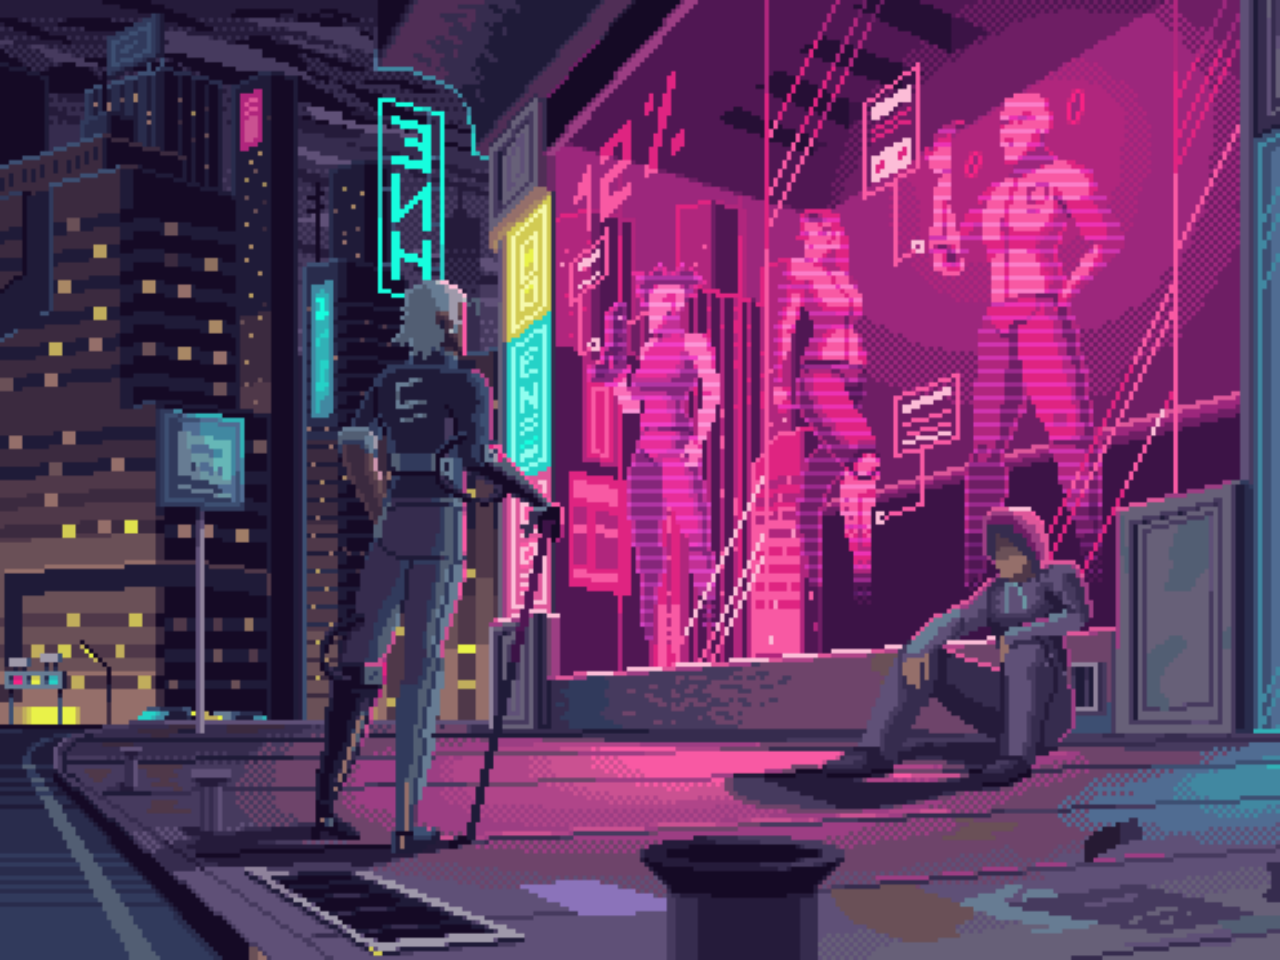
<file: index.html>
<!DOCTYPE html>
<html lang="en">

<head>
  <link rel="stylesheet" href="https://fonts.googleapis.com/css?family=Press Start 2P">
  <link rel="stylesheet" href="https://fonts.googleapis.com/css?family=Orbitron">
  <script src="https://ajax.googleapis.com/ajax/libs/jquery/3.3.1/jquery.min.js"></script>
  <meta charset="UTF-8">
  <meta name="viewport" content="width=device-width, initial-scale=1.0">
  <title>Welcome</title>
  <link rel="icon" type="image/x-icon" href="/img/Z.png">

  <!-- Custom CSS -->
  <link rel="stylesheet" href="styles1.css">
</head> 

<body>
  <div class="anim-container">
    <h1 class="swift-up-text">W E L C O M E</h1>
  </div>

  <div class="container">
    <h1 id="redirectText" class="text">PRESS START</h1>
  </div>

  <!-- Custom JS -->
  <script src="script1.js"></script>
</body>

</html>
</file>
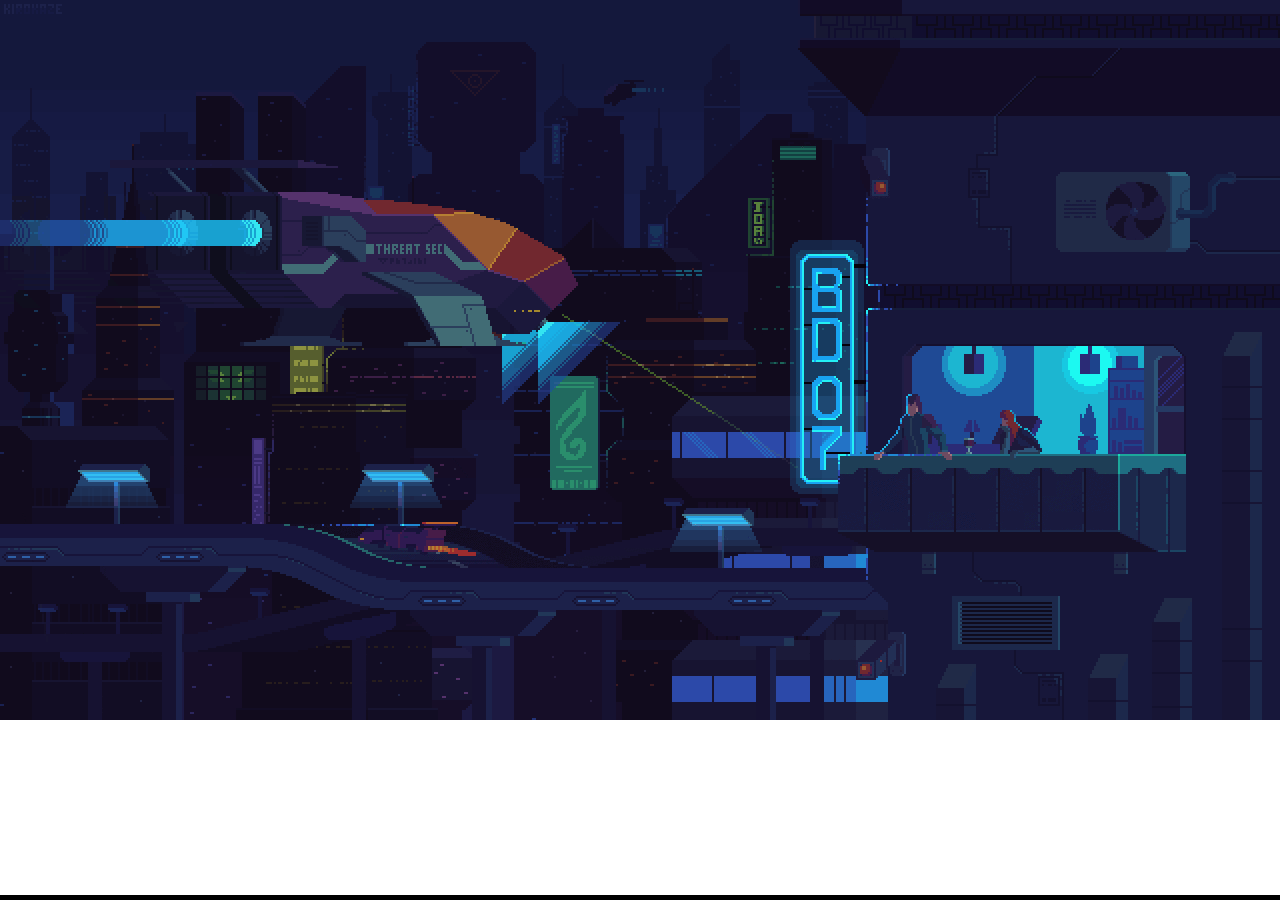
<file: load.html>
<!DOCTYPE html>
<html>
<head>
  <title>Redirecting...</title>
  <link rel="icon" type="image/x-icon" href="/img/Z.png">
  <link rel="stylesheet" type="text/css" href="styles2.css">
  <link rel="stylesheet" href="https://fonts.googleapis.com/css?family=Press Start 2P">
  <script src="script2.js"></script>
</head>
<body>
  
  <div class="bg-1"></div>
  <section class="loading-data">
    <h2 class="loading-text text-center text-uppercase">
      <span class="char">L</span>
      <span class="char">o</span>
      <span class="char">a</span>
      <span class="char">d</span>
      <span class="char">i</span>
      <span class="char">n</span>
      <span class="char">g</span>
      <span class="char">.</span>
      <span class="char">.</span>
      <span class="char">.</span>
    </h2>
  </section>
  <div class="loader-container">
    <div class="loader"></div>
  </div>
</body>
</html>
</file>
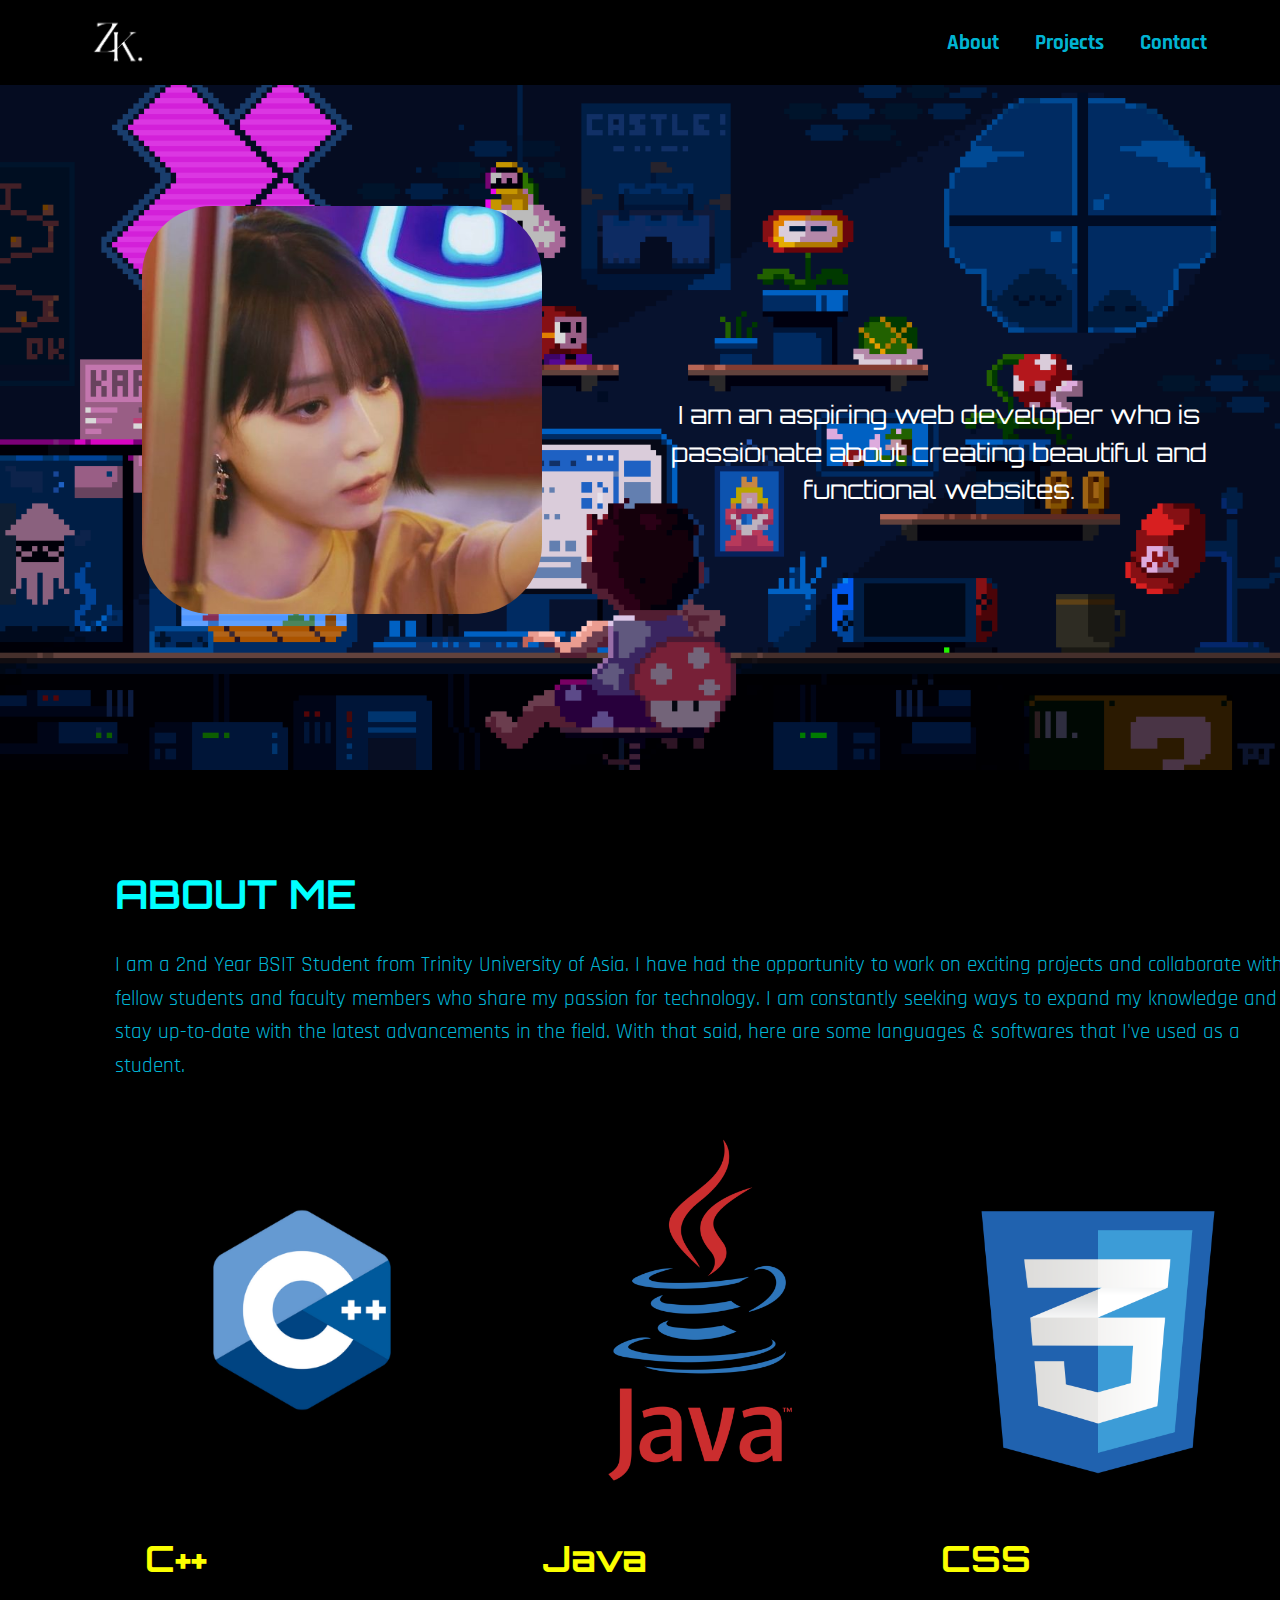
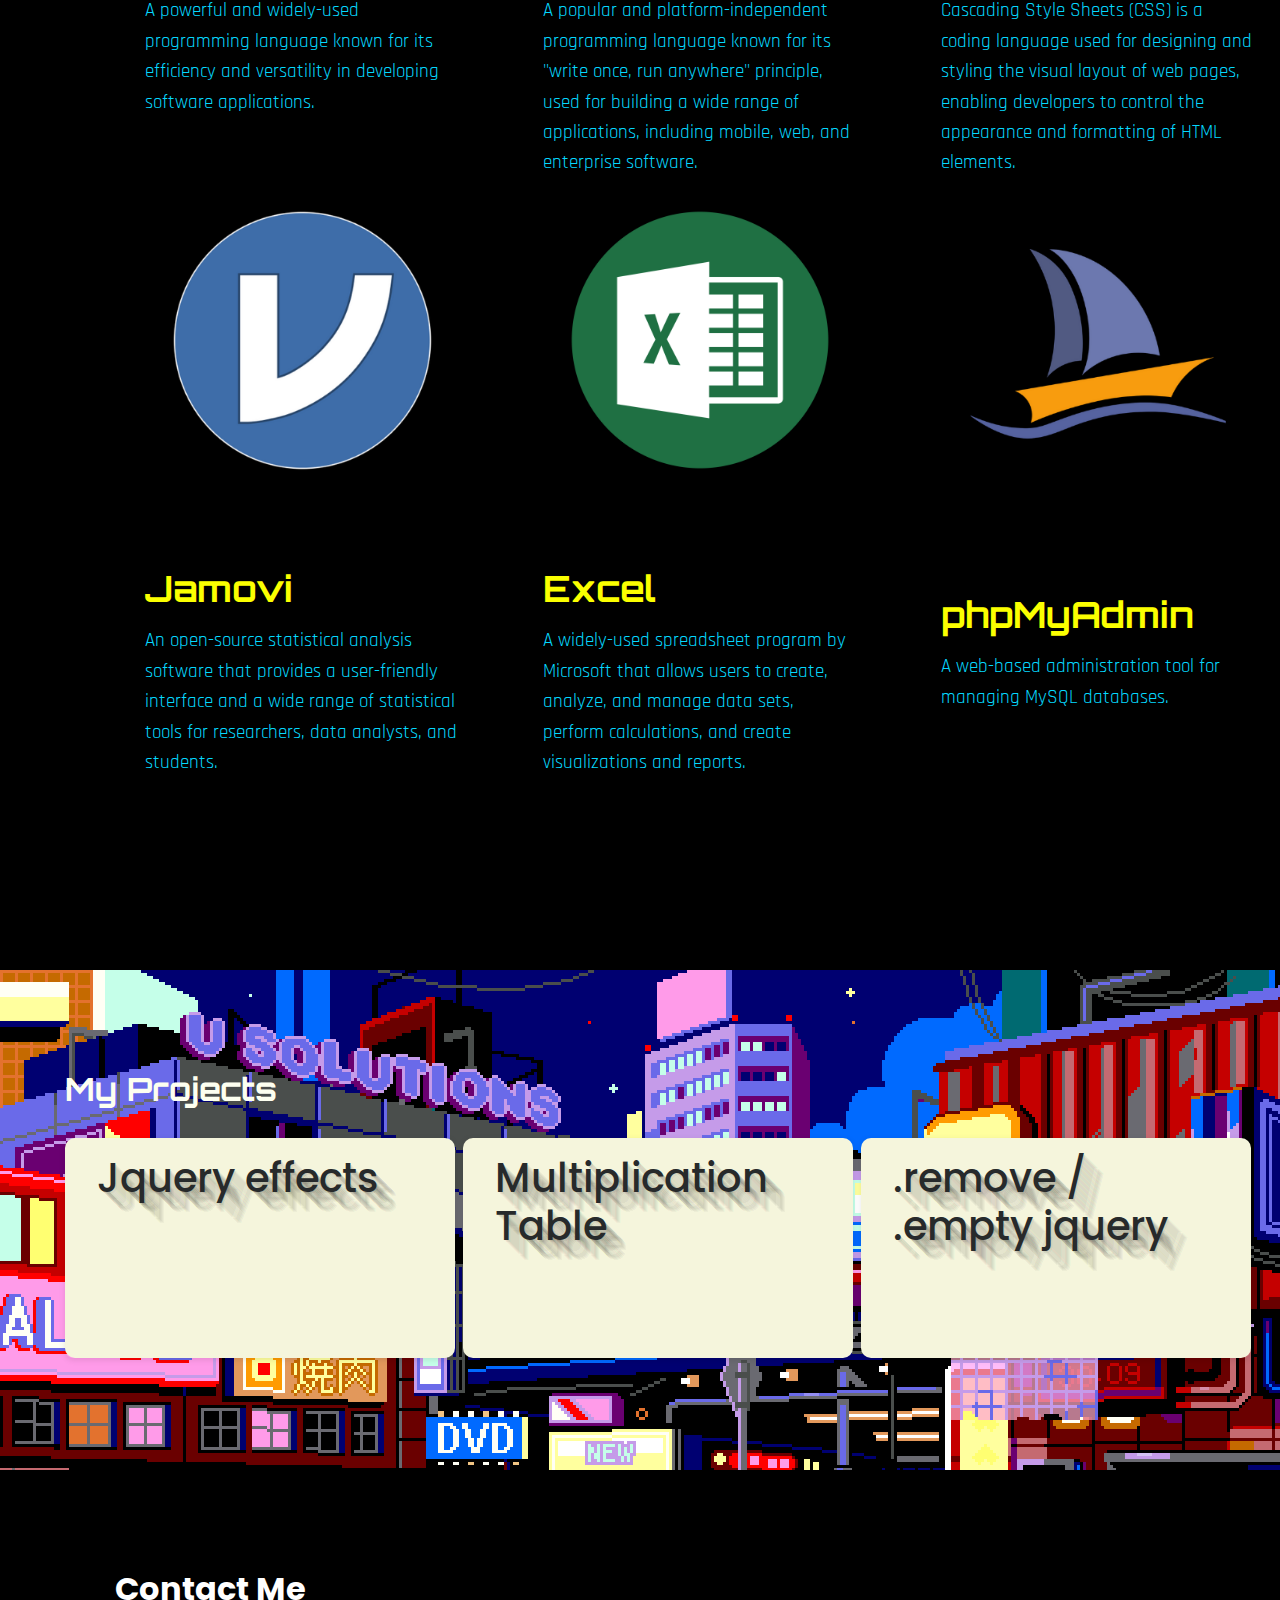
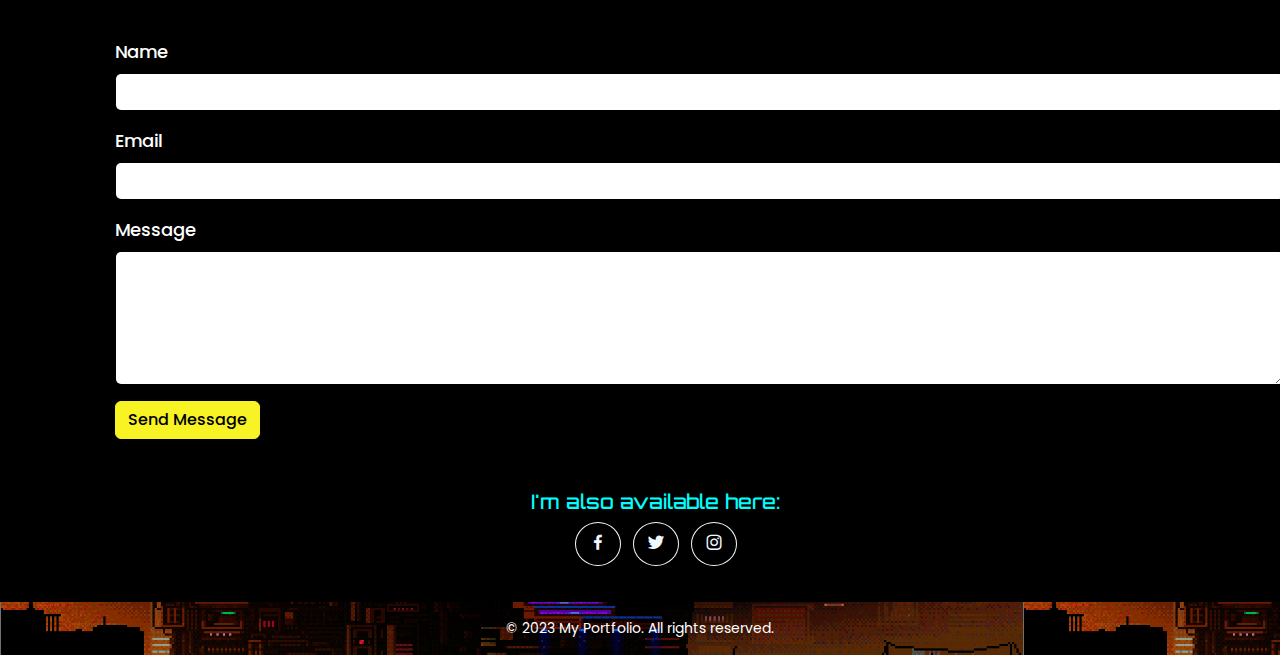
<file: portfolio.html>
<!DOCTYPE html>
<html lang="en">

<head>
  <meta charset="UTF-8">
  <meta name="viewport" content="width=device-width, initial-scale=1.0">
  <title>minjeong</title>
  <link rel="icon" type="image/x-icon" href="/img/Z.png">

  <!-- Bootstrap 5 CSS -->
  <link rel="stylesheet" href="https://cdn.jsdelivr.net/npm/bootstrap@5.3.0/dist/css/bootstrap.min.css">

  <!-- Custom CSS -->
  <link rel="stylesheet" href="styles.css">

  <!-- Boxicons -->
  <link href='https://unpkg.com/boxicons@2.1.4/css/boxicons.min.css' rel='stylesheet'>

  <!-- Font -->
  <link rel="stylesheet" href="https://fonts.googleapis.com/css?family=Rajdhani">
  <link rel="stylesheet" href="https://fonts.googleapis.com/css?family=Orbitron">
  
</head>


  <!-- Navbar -->
  <nav class="navbar navbar-expand-lg">
    <div class="container">
      <div class="bg-1"></div>
        <a class="navbar-brand" href="#"><img src="img/Z.png" alt="Portfolio Logo"></a>
      <button class="navbar-toggler" type="button" data-bs-toggle="collapse" data-bs-target="#navbarNav"
        aria-controls="navbarNav" aria-expanded="false" aria-label="Toggle navigation">
        <span class="navbar-toggler-icon"></span>
      </button>
      <div class="collapse navbar-collapse" id="navbarNav">
        <div class="bg-1"></div>
        <ul class="navbar-nav ms-auto">
          <li class="nav-item">
            <a class="nav-link" href="#about">About</a>
          </li>
          <li class="nav-item">
            <a class="nav-link" href="#projects">Projects</a>
          </li>
          <li class="nav-item">
            <a class="nav-link" href="#contact">Contact</a>
          </li>
        </ul>
      </div>
    </div>
  </nav>

  <div class="bg-1"></div>

  <!-- Intro Section -->
  <header class="intro d-flex align-items-center">
    <div class="container">
      <div class="row">
        <div class="col-md-6">
          <img src="img/winter.jpg" alt="Image Description">
        </div>
        <div class="col-md-6">
          <svg height="100"  stroke="#F7F324"  stroke-width="1" class="text-line" width="100%"><text x="50%" dominant-baseline="middle" text-anchor="middle" y="50%">Hi! I'm Zildjian Santos</text></svg>
      <p>I am an aspiring web developer who is passionate about creating beautiful and functional websites.</p>
    </div>
  </header>

  <!-- About Section -->
  <section id="about" class="about">
    <div class="container">
      <h2 class="effect" data-text="About Me">About Me</h2>
      <p>I am a 2nd Year BSIT Student from Trinity University of Asia. I have had the opportunity to work on exciting projects and collaborate with fellow students and faculty members who share my passion for technology. I am constantly seeking ways to expand my knowledge and stay up-to-date with the latest advancements in the field. With that said, here are some languages & softwares that I've used as a student.</p>
      <div class="row">
        <div class="col-md-4">
          <div class="card">
            <img src="/img/c++.png" class="card-img-top" alt="Image 1">
            <div class="card-body">
              <h5 class="card-title">C++</h5>
              <p class="card-text"> A powerful and widely-used programming language known for its efficiency and versatility in developing software applications.</p>
            </div>
          </div>
        </div>
        <div class="col-md-4">
          <div class="card">
            <img src="/img/java.png" class="card-img-top" alt="Image 2">
            <div class="card-body">
              <h5 class="card-title">Java</h5>
              <p class="card-text">A popular and platform-independent programming language known for its "write once, run anywhere" principle, used for building a wide range of applications, including mobile, web, and enterprise software.</p>
            </div>
          </div>
        </div>
        <div class="col-md-4">
          <div class="card">
            <img src="/img/css.png" class="card-img-top" alt="Image 3">
            <div class="card-body">
              <h5 class="card-title">CSS</h5>
              <p class="card-text">Cascading Style Sheets (CSS) is a coding language used for designing and styling the visual layout of web pages, enabling developers to control the appearance and formatting of HTML elements.</p>
            </div>
          </div>
        </div>
        <div class="col-md-4">
          <div class="card">
            <img src="/img/jamovi.png" class="card-img-top" alt="Image 4">
            <div class="card-body">
              <h5 class="card-title">Jamovi</h5>
              <p class="card-text">An open-source statistical analysis software that provides a user-friendly interface and a wide range of statistical tools for researchers, data analysts, and students.</p>
            </div>
          </div>
        </div>
        <div class="col-md-4">
          <div class="card">
            <img src="/img/excel.png" class="card-img-top" alt="Image 5">
            <div class="card-body">
              <h5 class="card-title">Excel</h5>
              <p class="card-text">A widely-used spreadsheet program by Microsoft that allows users to create, analyze, and manage data sets, perform calculations, and create visualizations and reports.</p>
            </div>
          </div>
        </div>
        <div class="col-md-4">
          <div class="card">
            <img src="/img/php.png" class="card-img-top" alt="Image 6">
            <div class="card-body">
              <h5 class="card-title">phpMyAdmin</h5>
              <p class="card-text">A web-based administration tool for managing MySQL databases.</p>
            </div>
          </div>
        </div>
      </div>
    </div>
  </section>
  
  <!-- Projects Section -->
  <section id="projects" class="section">
    <div class="container">
      <h2>My Projects</h2>
      <div class="row">
        <div class="col-md-4 col-lg-4 mb-4">
          <div class="card">
            <div class="front">
              <h1 class="text-shadow">Jquery effects</h1>
            </div>
            <div class="back">
              <h2>Jquery effects</h2>
              <p>Effects in button, navbar, and links using jquery.</p>
              <a href="/projects/Santos_JqueryEffects.html" target="_blank" >Go to live</a>
            </div>
          </div>
        </div>
        <div class="col-md-4 col-lg-4 mb-4">
          <div class="card">
            <div class="front">
              <h1 class="text-shadow">Multiplication Table</h1>
            </div>
            <div class="back">
              <h2>Multiplication Table</h2>
              <p>A webpage that generates a Multiplication table.</p>
              <a href="/projects/Santos_Semi-Finals.html" target="_blank" >Go to live</a>
            </div>
          </div>
        </div>
        <div class="col-md-4 col-lg-4 mb-4">
          <div class="card">
            <div class="front">
              <h1 class="text-shadow">.remove / .empty jquery</h1>
            </div>
            <div class="back">
              <h2>.remove / .empty jquery</h2>
              <p>removing words from the paragraph with a button using jquery.</p>
              <a href="/projects/Santos_Activity7.html" target="_blank" >Go to live</a>
            </div>
          </div>
        </div>  
  </section>

  <!-- Contact Section -->
  <section id="contact" class="contact">
    <div class="container">
      <h2>Contact Me</h2>
      <form>
        <div class="mb-3">
          <label for="name" class="form-label">Name</label>
          <input type="text" class="form-control" id="name" required>
        </div>
        <div class="mb-3">
          <label for="email" class="form-label">Email</label>
          <input type="email" class="form-control" id="email" required>
        </div>
        <div class="mb-3">
          <label for="message" class="form-label">Message</label>
          <textarea class="form-control" id="message" rows="5" required></textarea>
        </div>
        <button type="submit" class="btn btn-primary">Send Message</button>
      </form>
    </div>
  </section>



  <section class="social-icons">
    <ul class="social-list">
      <h5>I'm also available here:</h5>
      <a class="btn btn-outline-light btn-social mx-1" href="https://www.facebook.com/SpooderZeld/" target="_blank"><i class="bx bxl-facebook"></i></a>
      <a class="btn btn-outline-light btn-social mx-1" href="https://twitter.com/ZzZeld" target="_blank"><i class="bx bxl-twitter"></i></a>
      <a class="btn btn-outline-light btn-social mx-1" href="https://www.instagram.com/zldks4_/" target="_blank"><i class="bx bxl-instagram"></i></a>
    </ul>
  </section>
  
  <!-- Footer -->
  <footer class="footer text-center py-3">
    <div class="container">
      <p>&copy; 2023 My Portfolio. All rights reserved.</p>
    </div>
  </footer>


  <script>
    if (performance.navigation.type === 1) {
      window.location.href = "index.html";
    }
  </script> 

<script src="https://cdn.jsdelivr.net/npm/bootstrap@5.3.0/dist/js/bootstrap.bundle.min.js"></script>
<script src="https://code.jquery.com/jquery-3.6.0.min.js"></script>
<script src="script.js"></script>


</body>

</html>
</file>
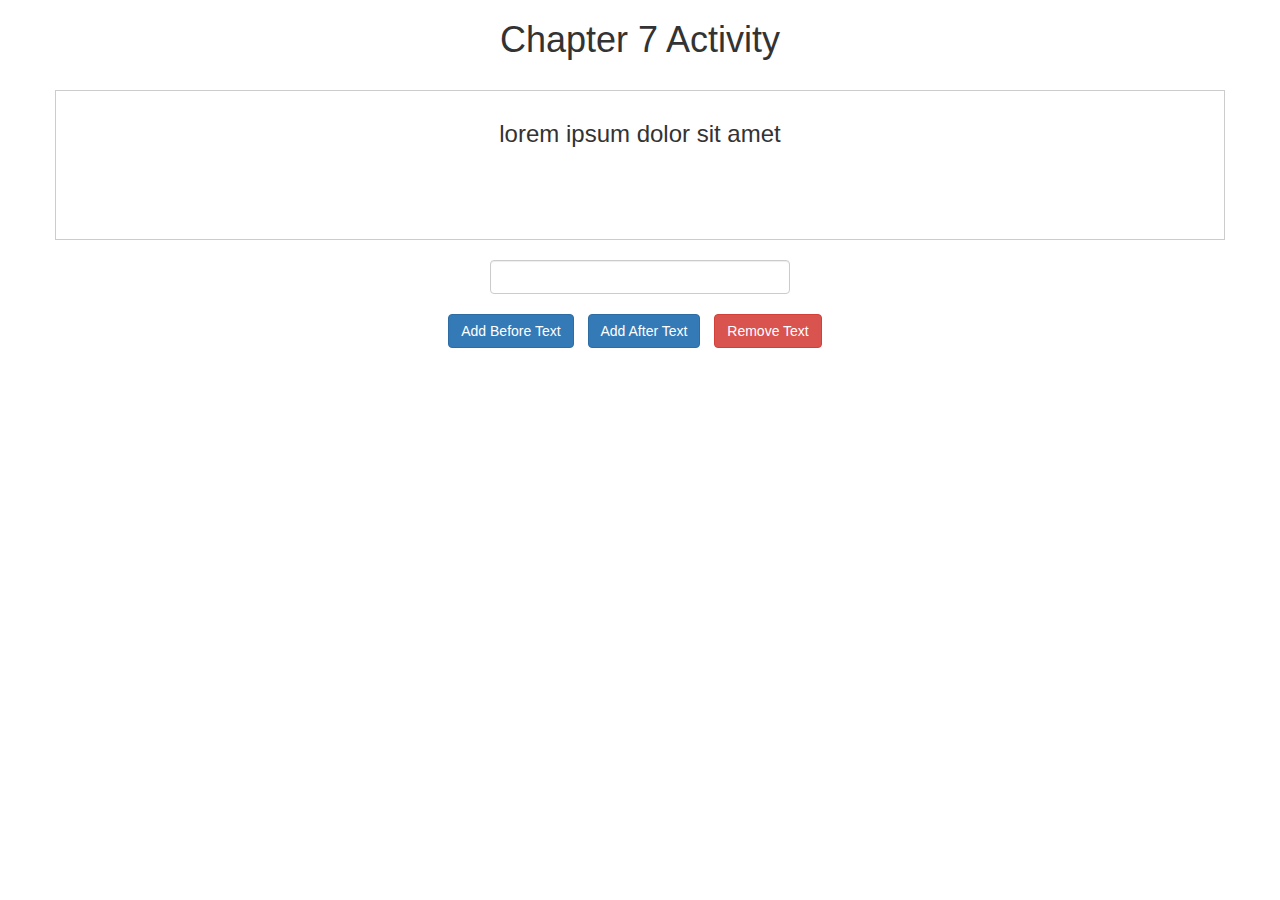
<file: projects/Santos_Activity7.html>
<!DOCTYPE html>
<html>
<head>
	<title>Chapter 7</title>
	<meta name="viewport" content="width=device-width, initial-scale=1">
	<link rel="stylesheet" href="https://maxcdn.bootstrapcdn.com/bootstrap/3.3.7/css/bootstrap.min.css">
	<script src="https://code.jquery.com/jquery-3.5.1.min.js"></script>
	<style>

		.body{
			background-color: primary;
		}

		.container {
			margin-top: 30px;
			padding: 10px;
			border: 1px solid #ccc;
			text-align: center;
			font-size: 20px;
			line-height: 1.5;
			height: 150px;
			overflow-y: scroll;
		}

		.button-container {
			margin-top: 20px;
			text-align: center;
		}

		.btn {
			margin-right: 10px;
		}
        
	</style>
</head>
<body>

    <h1 class="container-title text-center">Chapter 7 Activity</h1>


    <div class="container">
        <div id="header-text">
		<h3>lorem ipsum dolor sit amet</h3>
    </div>
	</div>

    <div class="button-container">
        <div class="d-flex align-items-center justify-content-center">
            <input type="text" class="form-control" id="text-input" style="max-width: 300px; margin: 0 auto; margin-bottom: 20px;">
          </div>
        <button id="add-before-btn" class="btn btn-primary">Add Before Text</button>
        <button id="add-after-btn" class="btn btn-primary">Add After Text</button>
        <button id="remove-text-btn" class="btn btn-danger">Remove Text</button>
    </div>
    
    

	<script>
		$(document).ready(function() {

			// Add text before the container text
			$('#add-before-btn').click(function() {
				var text = $('#text-input').val();
				if (text) {
					$('.container').prepend('<p>' + text + '</p>');
				}
			});

			// Add text after the container text
			$('#add-after-btn').click(function() {
				var text = $('#text-input').val();
				if (text) {
					$('.container').append('<p>' + text + '</p>');
				}
			});

			// Remove text from the container
			$('#remove-text-btn').click(function() {
				if ($('.container').children().length > 1) {
					$('.container').children('p:last').remove();
				}
                else{}
			});

		});
	</script>

</body>
</html>
</file>
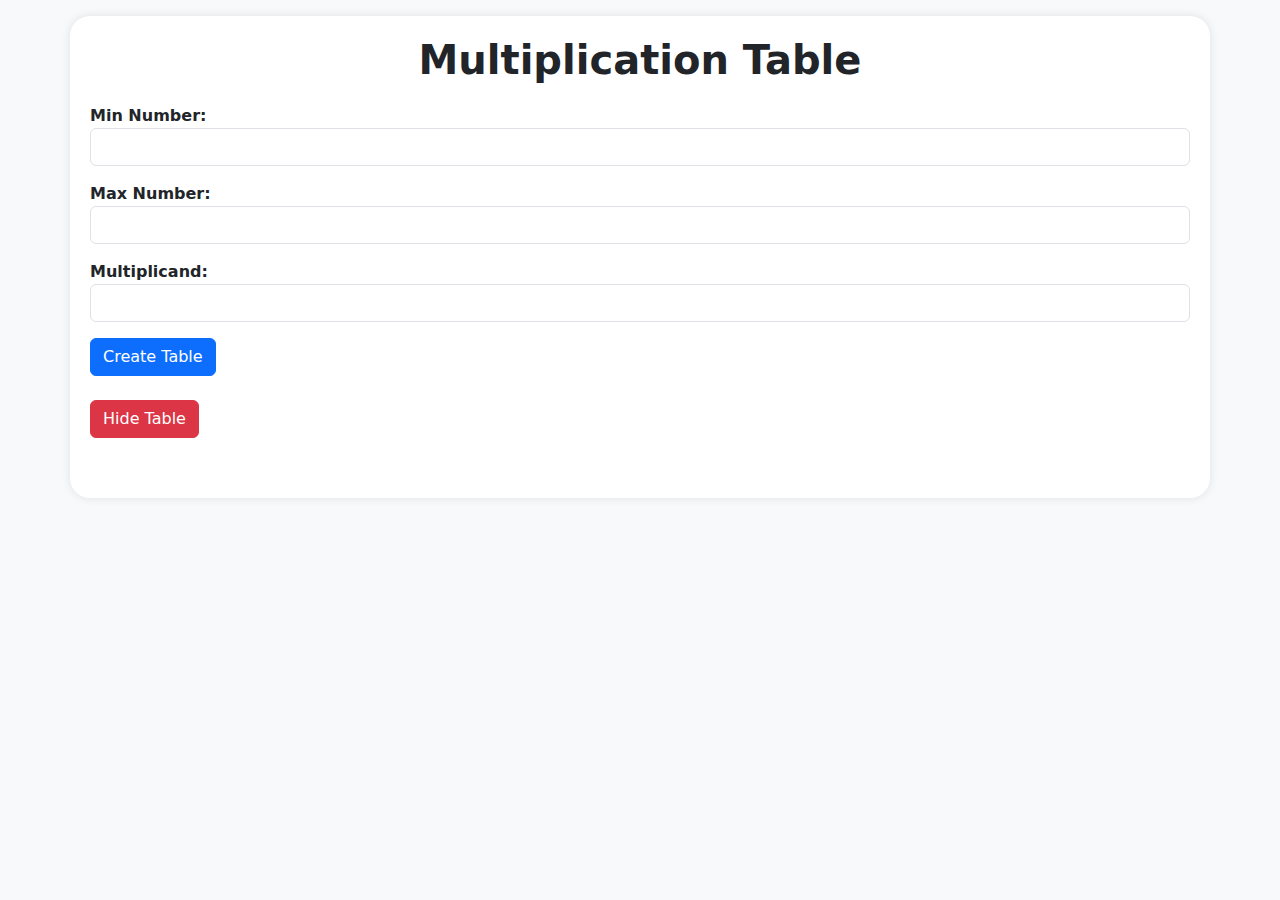
<file: projects/Santos_Semi-Finals.html>
<!DOCTYPE html>
<head>
	<title>Multiplication Table</title>
	<meta charset="utf-8">
	<link rel="stylesheet" href="https://cdn.jsdelivr.net/npm/bootstrap@5.1.3/dist/css/bootstrap.min.css">
	<script src="https://cdnjs.cloudflare.com/ajax/libs/bootstrap/5.3.0/js/bootstrap.bundle.min.js"></script>
	<script src="https://cdnjs.cloudflare.com/ajax/libs/jquery/3.6.0/jquery.min.js"></script>

    <style>
		body {
			background-color: #f8f9fa;
		}
		.container {
			margin-top: 50px;
			background-color: #fff;
			padding: 20px;
			border-radius: 20px;
			box-shadow: 0px 0px 10px rgba(0, 0, 0, 0.1);
		}
		h1 {
			font-weight: bold;
			text-align: center;
			margin-bottom: 20px;
		}
		label {
			font-weight: bold;
		}
		input {
			width: 100px;
		}
		table {
			margin: 10px auto;
			text-align: center;
            font-size: 30px;
            background-color: rgb(0, 132, 255);
		}
		td {
			padding: 10px;
		}
		td:hover {
			background-color: rgba(0, 247, 255, 0.808);
			cursor: pointer;
		}
        tr:nth-child(even){

            background-color: rgb(215, 234, 250);
        }
	</style>

</head>
<body>

	<div class="container mt-3">
		<h1>Multiplication Table</h1>
		<form>
				<div class="mb-3">
					<label for="min">Min Number:</label>
					<input type="number" id="min" name="min" class="form-control">
				</div>
				<div class="mb-3">
					<label for="max">Max Number:</label>
					<input type="number" id="max" name="max" class="form-control">
				</div>
				<div class="mb-3">
					<label for="limit">Multiplicand:</label>
					<input type="number" id="limit" name="limit" class="form-control">
			</div>
			<button type="button"  class="btn btn-primary" onclick="createTable()">Create Table</button><br>
           <br><button type="button" class="btn btn-danger" onclick="hideTable()">Hide Table</button><br>
		</form>
		<div class="table-responsive">
			<table class="table table-bordered mt-4" id="multiplicationTable">
			</table>
		</div>
	</div>

	<script>
		function createTable() {
			var min = parseInt($("#min").val());
			var max = parseInt($("#max").val());
			var limit = parseInt($("#limit").val());

			var tableBody = "<tbody>";
			for (var i = 1; i <= limit; i++) {
				for (var j = min; j <= max; j++) {
					tableBody += "<td>" + j + " x " + i + " = " + (j * i) + "</td>";
				}
				tableBody += "</tr>";
			}
			tableBody += "</tbody>";

			$("#multiplicationTable").html(tableBody);
			$("#multiplicationTable").hide().html(tableBody).fadeIn(1000);
	}

    function hideTable() {
    $("#multiplicationTable").fadeOut(1000);
    }

	</script>
</html>
</file>
<file: styles1.css>
body {
  margin: 0;
  padding: 0;
  background-image: url("/img/i.gif");
  background-size: cover;
  background-position: center;
  background-repeat: no-repeat;
  overflow: hidden;
  cursor: default;
}

.anim-container {
  height: 50px;
  display: flex;
  flex-direction: column;
  justify-content: center;
  align-items: center;
  margin-top: 100px;
  font-size: 50px;
  text-shadow: 9px 1px 1px rgb(0, 214, 252);
}

.swift-up-text {
  opacity: 0;
  animation: swiftUp 1s ease-in-out forwards;
  font-family: 'Orbitron', sans-serif;
  color: rgb(224, 248, 12);
  text-align: center;
  cursor: default;
}

.swift-up-text span i {
  opacity: 0;
  animation: swiftUp 1s ease-in-out forwards;
  animation-delay: 0s;
}

@keyframes swiftUp {
  0%, 20% {
    opacity: 0;
    transform: translateY(100px);
  }
  100% {
    opacity: 1;
    transform: translateY(0);
  }
}

.container {
  height: 90vh;
  display: flex;
  align-items: center;
  justify-content: center;
  font-family: 'Press Start 2P', sans-serif;
  font-size: 20px;
  text-shadow: 9px 1px 1px rgb(3, 3, 3);
  color: rgb(252, 247, 0);
  cursor: default;
  opacity: 0;
  animation: fadeIn 1s ease-in-out forwards;
  animation-delay: 3s;
}

.container h1{
  cursor: pointer;
  animation: blink 1s infinite;
  animation-delay: 4s;
  opacity: 1;
}

.container h1:hover{
  animation-play-state: paused;
}

@keyframes blink {

  0%, 49.9% {
    opacity: 1;
  }
  50%, 100% {
    opacity: 0;
  }
}

@keyframes fadeIn {
  0% {
    opacity: 0;
  }
  100% {
    opacity: 1;
  }
}

.container h1.text::after {
  content: "";
  display: block;
  width: 0;
  height: 4px;
  font-family: 'Press Start 2P', sans-serif;
  background-color: rgb(247, 243, 36);
  transition: width 0.5s ease-in-out;
  box-shadow: 20px 5px 4px rgb(0, 0, 0);
}

.container h1.text:hover::after {
  width: 100%;
}

.container h1.text:active::after {
  background-color: aliceblue;
  transition: none;
}
</file>
<file: styles2.css>
body {
    background-image: url("/img/3.gif"); 
    background-size: 100%;
    background-repeat: no-repeat;
    overflow: hidden;
    position: relative;
    font-family: "Press Start 2P", sans-serif;
    display: flex;
    align-items: center;
    justify-content: center;
    flex-direction: column;
  }
  
  .loader-container {
    position: fixed;
    bottom: 0;
    left: 0;
    width: 100%;
    height: 5px;
    background-color: #000000; 
  }
  
  .loader {
    width: 0;
    height: 100%;
    background: linear-gradient(to right, #07ffde 0%, rgba(193, 2, 241, 0.959) 100%);
    animation: progress 2s linear infinite;
    margin-bottom: 300px;
  }
  
  @keyframes progress {
    0% { width: 0; }
    100% { width: 100%; }
  }
  
  .bg-1 {
    width: 100%;
    height: 100vh;
    opacity: 0;
    animation: page-up 1s ease 0s none;
    position: fixed;
    top: 0;
    left: 0;
    display: block;
    background-color: #000000;
    pointer-events: none;
    z-index: 2;
  }

  @keyframes page-up {
    50% {
      transform: translateY(0%);
      opacity: 1;
    }
    100% {
      transform: translateY(-100%);
      opacity: 1;
    }
  }

  h2 {
    font-size: 40px;
    line-height: 46px;
    display: inline-block;
  }
  
  .text-center {
    text-align: center;
  }
  
  .text-uppercase {
    text-transform: uppercase;
  }

  @keyframes page-up {
    0% {
      transform: translateY(0%);
      opacity: 1;
    }
    100% {
      transform: translateY(-100%);
      opacity: 1;
    }
  }
  .loading-data {
    height: 100vh;
    display: flex;
    align-items: center;
    justify-content: center;
  }
  
  .loading-text .char {
    opacity: 0;
    animation: loading-text 3s infinite ease-in-out;
    display: inline-block;
    background-image: linear-gradient(to right, #ff6a00, #ee0979);
    -webkit-background-clip: text;
    -webkit-text-fill-color: transparent;
    background-clip: text;
  }
  .loading-text .char:nth-child(1) {
    animation-delay: 0.9s;
  }
  .loading-text .char:nth-child(2) {
    animation-delay: 1s;
  }
  .loading-text .char:nth-child(3) {
    animation-delay: 1.1s;
  }
  .loading-text .char:nth-child(4) {
    animation-delay: 1.2s;
  }
  .loading-text .char:nth-child(5) {
    animation-delay: 1.3s;
  }
  .loading-text .char:nth-child(6) {
    animation-delay: 1.4s;
  }
  .loading-text .char:nth-child(7) {
    animation-delay: 1.5s;
  }
  .loading-text .char:nth-child(8) {
    animation-delay: 1.6s;
  }
  .loading-text .char:nth-child(9) {
    animation-delay: 1.7s;
  }
  .loading-text .char:nth-child(10) {
    animation-delay: 1.8s;
  }
  
  @keyframes loading-text {
    0% {
      transform: translateY(0%);
      opacity: 1;
    }
    20% {
      transform: translateY(-60%);
      opacity: 1;
    }
    40% {
      transform: translateY(-100%);
      opacity: 0;
    }
    60% {
      opacity: 0;
    }
    80% {
      opacity: 0;
    }
    100% {
      opacity: 1;
    }
  }
</file>
<file: styles.css>
/* styles.css */
@import url("https://fonts.googleapis.com/css2?family=Poppins:wght@700&display=swap");
/* Global Styles */

*{
  margin: 0;
  padding: 0;
  box-sizing: border-box;
  font-family: 'Poppins', sans-serif;
}


body {
    font-family: Arial, sans-serif;
    margin: 0;
    padding: 0;
    width: 100vw;
    overflow: overlay;
  }
  
  .container {
    max-width: 1200px;
    margin: 0 auto;
    padding: 0 15px;
    width: 100vw;
  }

  
  .section {
    padding: 60px 0;
  }
  
  /* Navbar Styles */
  .navbar {
    background-color: #000000;
    position: fixed;
    top: 0;
    left: 0;
    width: 100%;
    z-index: 999;
    height: 85px;
    transition: background-color 0.3s, padding 0.3s ease, max-height 0.5s ease, transform 0.5s ease;
    max-height: 150px;
    transform-origin: top;
  }
  
  .navbar-shrink {
    padding: 10px 0 !important;
    max-height: 60px !important;
    transform: scaley(1);
  }
  
  .navbar.scrolled {
   background-image: url(img/nav.png);
  }
  
  .navbar .navbar-brand {
      background-image: url('img/Z.png');
      background-size: contain;
      background-repeat: no-repeat;
      width: 200px; /* Set the width of the image */
      height: 65px; /* Set the height of the image */
      display: inline-block;
      text-indent: -9999px; /* Hide the text */
      z-index: 1;
    }
  
  .navbar .nav-link {
    position: relative;
    color: rgba(2, 206, 241, 0.9);
    margin: 5px 10px;
    font-family: 'Rajdhani', sans-serif;
    font-size: 21px;
    font-weight: bolder;
  }

  
  .navbar .nav-link::after {
    content: "";
    position: absolute;
    bottom: 5px;
    left: 0;
    width: 100%;
    height: 3px;
    background-color:rgb(247, 243, 36);
    transform: scaleX(0);
    transform-origin: left;
    transition: transform 0.3s ease;
  }
  
  .navbar .nav-link:hover::after {
    transform: scaleX(1);
  }

  /* bg-1 Styles */

  .bg-1 {
    width: 100%;
    height: 100vh;
    opacity: 0;
    animation: page-up 2s ease 0s none;
    position: absolute;
    top: 0;
    left: 0;
    display: block;
    background: linear-gradient(to right, #4907ff 0%, rgba(233, 2, 241, 0.9) 100%);
    pointer-events: none;
    z-index: 2;
  }
  
  @keyframes page-up {
    40% {
      transform: translateY(0%);
      opacity: 70%;
    }
    100% {
      transform: translateY(-100%);
      opacity: 10%;
    }
  }
  
  /* Intro Section Styles */
  .intro {
    min-height: 720px;
    text-align: center;
    padding: 65px 0;
    margin-top: 50px;
    background-image: url("/img/m.gif");
    background-size: cover;
    background-position: center;
  }

  .intro img {
    width: 400px;
    height: auto;
    opacity: 0;
    transition: opacity 1s ease-in-out; 
    transition-delay: 2s;
    border-radius: 70px;
  }
  
  .intro img.fade-in {
    opacity: 1; /* Set opacity to 1 for fade-in effect */
  }

  .text-line {
    stroke-dasharray: 500;
    stroke-dashoffset: 500;
    animation: dash 8s linear forwards infinite, filling 8s ease-in forwards infinite;
    animation-delay: 2s;
    font-size: 50px;
    fill: transparent;
  }
  
  .text-line text {
    font-family: Orbitron,sans-serif;
    font-weight: normal;
    font-style: normal;
  }
  
  @keyframes dash {
    to {
      stroke-dashoffset: 0;
    }
  }
  
  @keyframes filling {
    40%, 60% { fill: rgba(2, 206, 241, 0.9); fill-opacity: 1; }
    70%, 100% { fill: #F7F324; fill-opacity: 1; }
  }

  .intro p {
    font-size: 25px;
    font-weight: 400;
    color: #ffffff;
    margin-top: 90px;
    font-family: 'Orbitron', sans-serif;
  }
  
  /* About Section Styles */
  #about h2.effect {
    font-size: 40px;
    font-weight: 700;
    margin-bottom: 30px;
    padding: 0;
    box-sizing: border-box;
    font-family: "Orbitron", sans-serif;
  }

  .card-body {
    padding: 30px;
  }
  
   .card-title {
    font-size: 24px;
    font-weight: 600;
    margin-bottom: 10px;
    color: #333; 
  }

  .effect {
    color: #00ffff;
    font-size: 21px;
    position: relative;
    text-transform: uppercase;
    -webkit-text-stroke: 35px transparent;
  }
  
  .effect::before {
    top: 0;
    left: 0;
    width: 0;
    height: 100%;
    color: #e0ec38;
    overflow: hidden;
    position: absolute;
    content: attr(data-text);
    white-space: nowrap;
    animation: animate 4s linear infinite;
    box-shadow: 5px 0px 0px rgba(244, 248, 1, 0.952);
  }
  
  @keyframes animate {
    0%, 10%, 100% {
      width: 0;
    }
    70%, 50% {
      width: 245px;
    }
  }
  
  
.about {
    padding: 100px; 
    background-color: #000000;
    height: 1800px;
    display: flex;
    justify-content: flex-start;
    align-items: flex-start;
    flex-direction: column;
  }


#about .card-img-top {
    border-radius: 8px 8px 0 0;
    display: flex;
    justify-content: center;
    align-items: center;
    width: 100%;
    height: 400px;
    object-fit: cover;
  }
  

#about .card {
  margin-top: 30px;
  max-height: 600px;
  border: none;
  border-radius: 8px;
  box-shadow: 0 2px 6px rgba(0, 0, 0, 0.1);
  transition: all 0.3s ease;
  background-color: transparent;
}

#about .card:hover {
  box-shadow: 0 4px 10px rgba(0, 0, 0, 0.2);
  cursor: default;
}

#about .card-img-top {
  border-radius: 8px 8px 0 0;
  transform: translateY(-5px);
  transition: all 0.3s ease;
}

#about .card:hover .card-img-top {
  transform: translateY(-10px);
  box-shadow: 0 4px 10px rgba(0, 0, 0, 0.2);
  cursor: default;
}

#about p {
  font-size: 21px;
  font-weight: 400;
  line-height: 1.6;
  color: rgba(2, 206, 241, 0.9);
  font-family: 'Rajdhani', sans-serif;
}

#about p.card-text {
  font-size: 19px;
  font-weight: 400;
  line-height: 1.6;
  color: rgb(5, 217, 255);
  font-family: 'Rajdhani', sans-serif;
  margin-bottom: 10px;
}


  #about h5{
    font-size: 36px;
    font-weight: bolder;
    font-family: 'Orbitron', sans-serif;
    line-height: 1.5;
    color: #fbff00;
  }
  
  /* Projects Section Styles */
  .section {
    padding: 50px; 
    background-image: url(img/ss.gif);
    height: 500px;
    display: flex;
    justify-content: flex-start;
    align-items: flex-start;
    flex-direction: column;
    padding-top: 100px;
  }

  #projects h2 {
    font-size: 32px;
    font-weight: 700;
    margin-bottom: 30px;
    color: rgb(253, 255, 240); 
    font-family: Orbitron,sans-serif;
  }

   #projects .card {
    border: none;
    border-radius: 8px;
    box-shadow: 0 2px 6px rgba(0, 0, 0, 0.1);
    transition: all 0.3s ease;
    background-color: transparent;
  }
  
  #projects .card:hover {
    box-shadow: 0 4px 10px rgba(0, 0, 0, 0.2);
    cursor: pointer;
  }
  
  #projects .card-img-top {
    border-radius: 8px 8px 0 0;
  }
  
  #projects .card-text {
    font-size: 16px;
    font-weight: 400;
    line-height: 1.6;
    color: #000000;
  }
  
  /* Contact Section Styles */
.contact{
  height: 600px;
  padding: 100px;
  background-color: #000000;
}

  #contact h2 {
    font-size: 32px;
    font-weight: 700;
    margin-bottom: 30px;
    color: #ffffff;
  }

  .form-label {
    font-size: 18px;
    font-weight: 500;
    color: #ffffff; 
  }
  
  .form-control {
    margin-bottom: 15px;
    background-color: #ffffff; 
    color: #000000; 
    border-color: #55555500; 
  }
  
  .btn-primary {
    font-size: 16px;
    font-weight: 500;
    background-color: rgb(247, 243, 36);
    border-color: rgb(247, 243, 36);
    color: rgb(0, 0, 0);
    transition: background-color 0.3s ease, border-color 0.3s ease;
  }
  
  .btn-primary:hover {
    background-color: rgba(2, 206, 241, 0.9);
    border-color:  rgba(2, 206, 241, 0.9);
  }
  
  /* Footer Styles */
  .footer {
    background-image: url(/img/footer.png);
    color: #fff;
  }
  
  .footer p {
    margin: 0;
    font-size: 14px;
    font-weight: 400;
  }

  html {
    scroll-behavior: auto;
  }

  .social-icons {
    position: relative;
    z-index: 1;
    text-align: center;
    padding: 20px;
    background-color: #000000;
  }

  .social-icons h5{
    font-family: 'Orbitron', sans-serif;
    color: #00ffff;
  }
  
  .social-icons::before {
    content: "";
    position: absolute;
    top: 0;
    left: 0;
    width: 100%;
    height: 100%;
    background-color: black;
    background-size: cover;
    background-position: center;
    opacity: 0.5;
    z-index: -1;
  }
  
  .social-icons .social-list a.btn-outline-light {
    color: aliceblue;
    border-color: aliceblue;
    background-color: transparent;
    border-radius: 50%;
    position: relative;
    overflow: hidden;
    font-size: 20px;
  }
  
  .social-icons .social-list a.btn-outline-light::before {
    content: "";
    position: absolute;
    bottom: 0;
    left: 0;
    width: 100%;
    height: 100%;
    background-color: rgb(247, 243, 36);
    z-index: -1;
    transform: scaleY(0); /* Initially hide the background */
    transform-origin: bottom;
    transition: transform 0.3s ease;
  }
  
  .social-icons .social-list a.btn-outline-light:hover::before {
    transform: scaleY(1); /* Show the background on hover */
  }

/* Scrollbar */

  *::-webkit-scrollbar {
    background-color: transparent;
    width: 12px;
  }
  *::-webkit-scrollbar-track {
    background-color: transparent;
  }
  *::-webkit-scrollbar-thumb {
    border-radius: 20px;
    border: 3px solid transparent;
    background-color: transparent;
    background-clip: content-box;
  }

  /* Project Cards */

  #projects .card {
    position: relative;
    display: inline-block;
    margin-right: 2px;
    margin-bottom: 1em;
  }
  #projects .card > .front,
  #projects .card > .back {
    display: block;
    transition-timing-function: cubic-bezier(0.175, 0.885, 0.32, 1.275);
    transition-duration: 0.5s;
    transition-property: transform, opacity;
    height: 220px;
    padding: 1em 2em;
    background: #313131;
    border-radius: 10px;
  }
  #projects .card > .front {
    transform: rotateY(0deg);
  }
  #projects .card > .back {
    position: absolute;
    opacity: 0;
    top: 0px;
    left: 0px;
    width: 100%;
    height: 100%;
    transform: rotateY(-180deg);
  }
  #projects .card:hover > .front {
    transform: rotateY(180deg);
  }
  #projects .card:hover > .back {
    opacity: 1;
    transform: rotateY(0deg);
  }
  
  #projects .card {
    position: relative;
    display: inline-block;
    margin-right: 2px;
    margin-bottom: 1em;
    width: 390px;
  }

  #projects .card h2{
    font-family: 'Orbitron', sans-serif;
    color: #e0ec38;
    font-size: 20px;
  }

  #projects .card > .front{
    background-color: beige;
    color: #272a2b;
    position: center;
  }
  #projects .card > .back {
    display: block;
    color: rgb(4, 227, 235);
    width: inherit;
    background-size: cover !important;
    background-position: center !important;
    height: 220px;
    padding: 1em 2em;
    background-image: url(/img/3.gif);
    border-radius: 10px;
  }
  #projects .card > .front p,
  #projects .card > .back p {
    font-size: 18px;
    font-family: 'Rajdhani', sans-serif;
    color: #ffffff;
  }

  #projects .card a{
    font-family: 'Rajdhani', sans-serif;
    color: #00e1ff;
    font-size: 21px;
  }
  
  #projects .text-shadow {
    text-shadow: 1px 1px rgba(0, 0, 0, 0.04), 2px 2px rgba(0, 0, 0, 0.04), 3px 3px rgba(0, 0, 0, 0.04), 4px 4px rgba(0, 0, 0, 0.04), 0.125rem 0.125rem rgba(0, 0, 0, 0.04), 6px 6px rgba(0, 0, 0, 0.04), 7px 7px rgba(0, 0, 0, 0.04), 8px 8px rgba(0, 0, 0, 0.04), 9px 9px rgba(0, 0, 0, 0.04), 0.3125rem 0.3125rem rgba(0, 0, 0, 0.04), 11px 11px rgba(0, 0, 0, 0.04), 12px 12px rgba(0, 0, 0, 0.04), 13px 13px rgba(0, 0, 0, 0.04), 14px 14px rgba(0, 0, 0, 0.04), 0.625rem 0.625rem rgba(0, 0, 0, 0.04), 16px 16px rgba(0, 0, 0, 0.04), 17px 17px rgba(0, 0, 0, 0.04), 18px 18px rgba(0, 0, 0, 0.04), 19px 19px rgba(0, 0, 0, 0.04), 1.25rem 1.25rem rgba(0, 0, 0, 0.04);
  }
</file>
